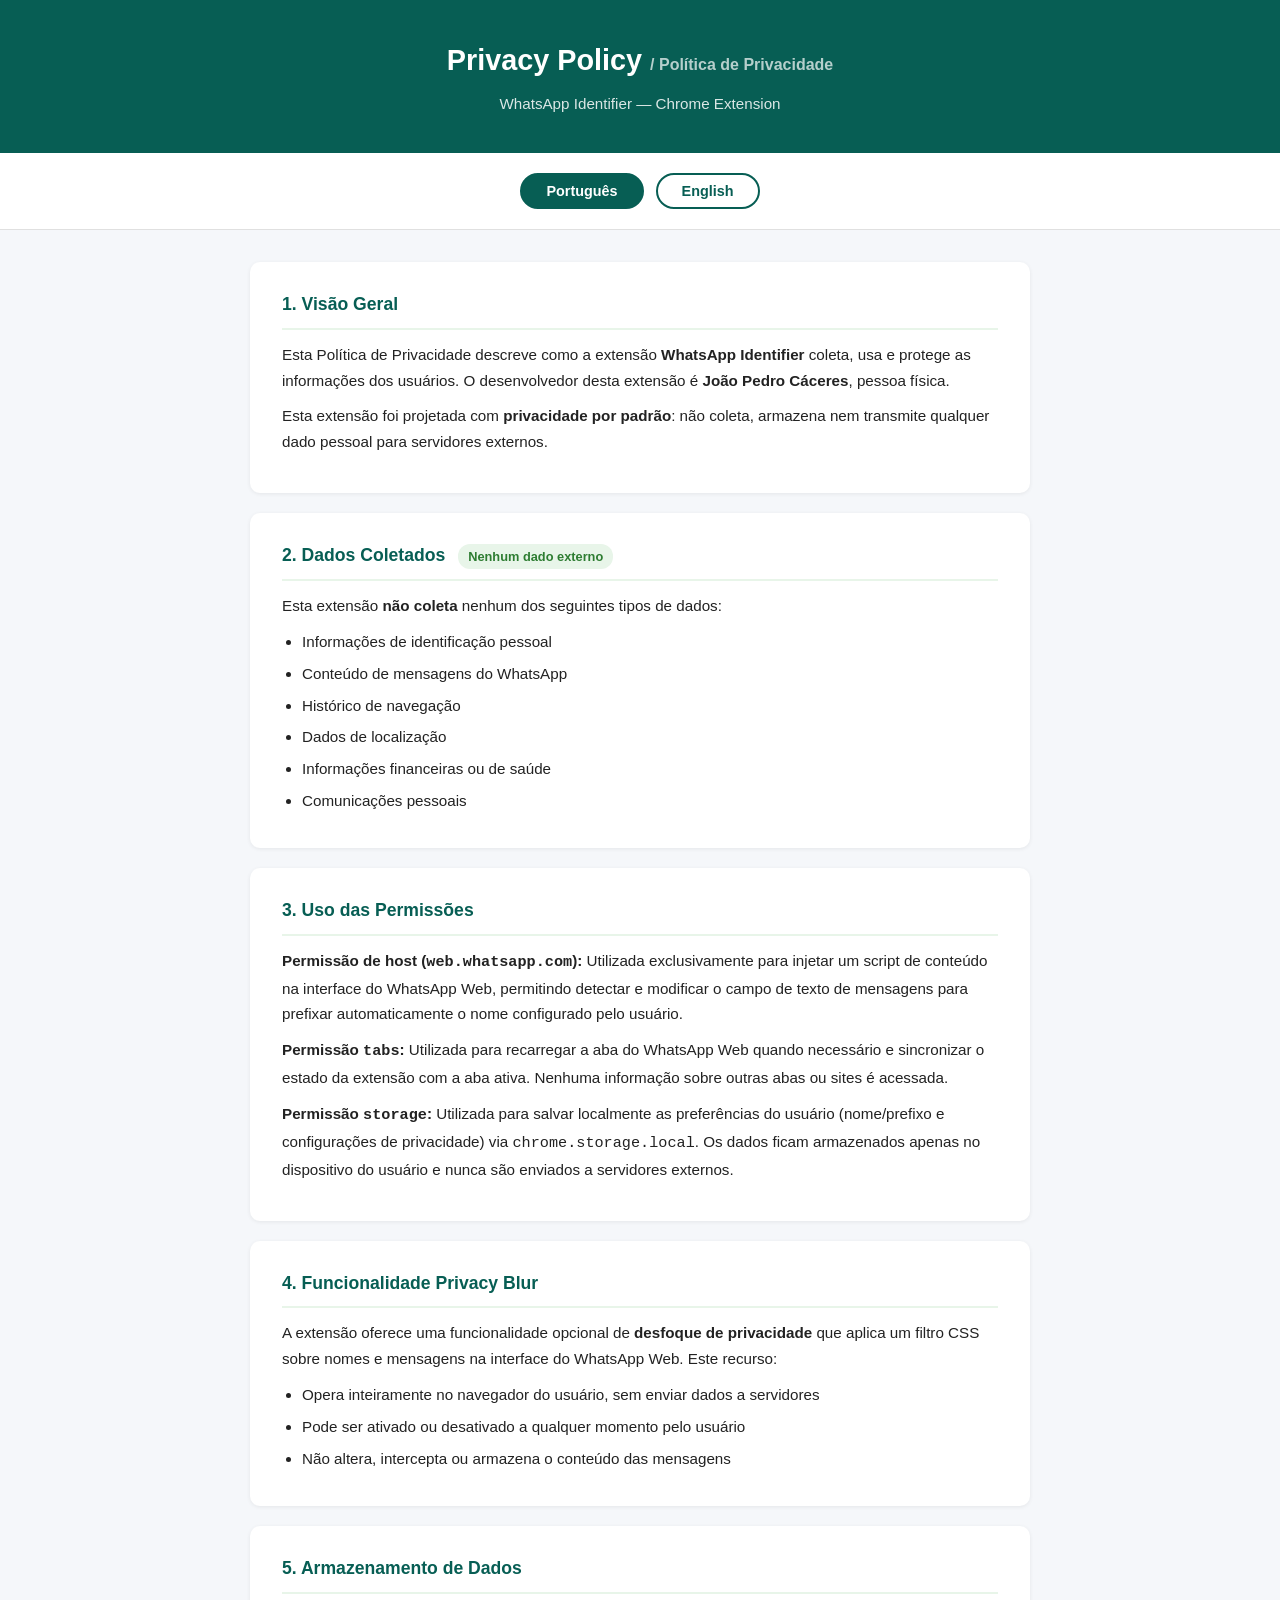
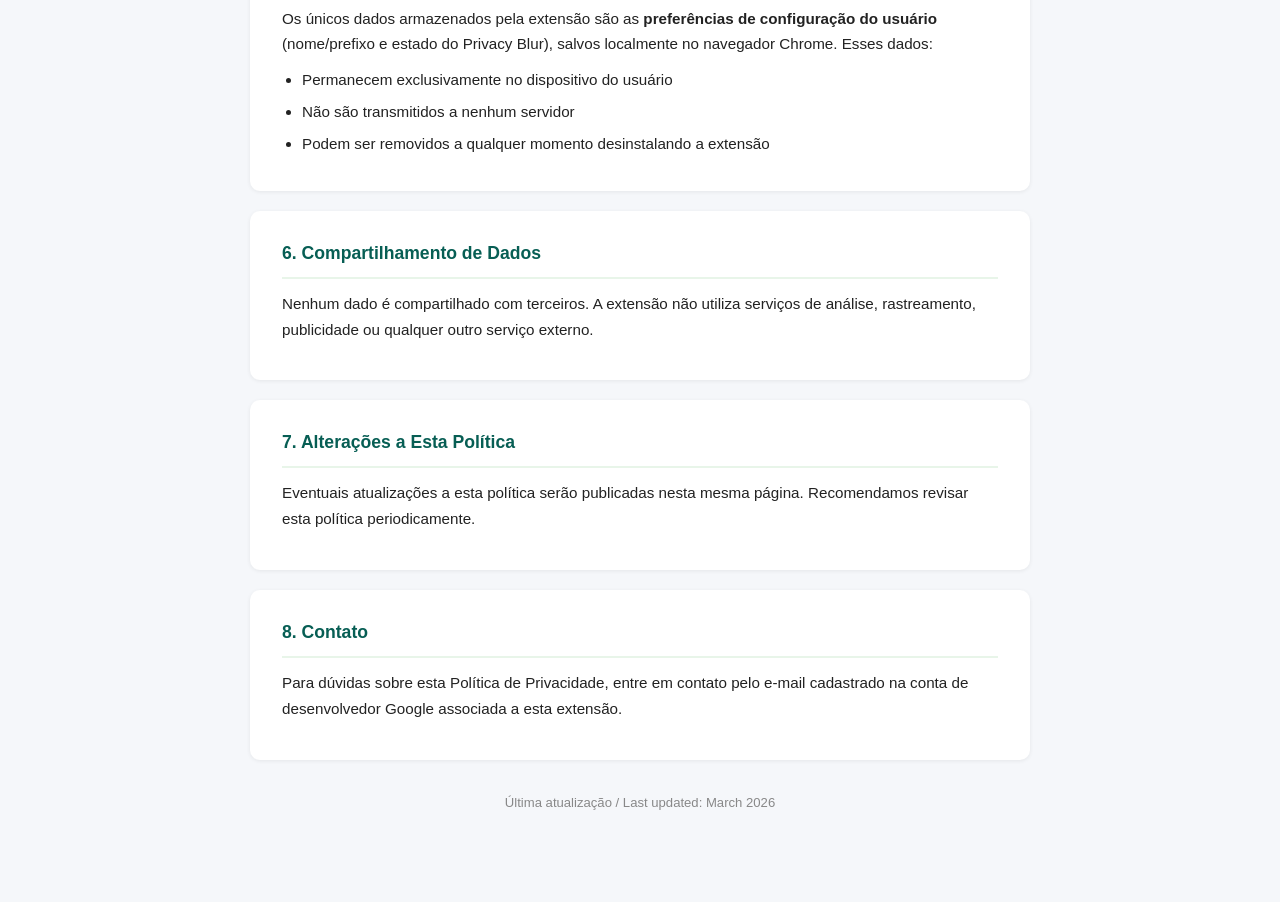
<file: index.html>
<!DOCTYPE html>
<html lang="pt-BR">
<head>
  <meta charset="UTF-8" />
  <meta name="viewport" content="width=device-width, initial-scale=1.0" />
  <meta name="description" content="Política de Privacidade / Privacy Policy — WhatsApp Identifier" />
  <title>Privacy Policy – WhatsApp Identifier</title>
  <style>
    * { box-sizing: border-box; margin: 0; padding: 0; }
    body {
      font-family: 'Segoe UI', Arial, sans-serif;
      background: #f5f7fa;
      color: #222;
      line-height: 1.7;
    }
    header {
      background: #075e54;
      color: white;
      padding: 36px 24px;
      text-align: center;
    }
    header h1 { font-size: 1.8rem; margin-bottom: 6px; }
    header p { font-size: 0.95rem; opacity: 0.85; }
    .lang-toggle {
      display: flex;
      justify-content: center;
      gap: 12px;
      padding: 20px;
      background: #fff;
      border-bottom: 1px solid #e0e0e0;
    }
    .lang-toggle button {
      padding: 8px 24px;
      border: 2px solid #075e54;
      border-radius: 20px;
      cursor: pointer;
      font-size: 0.9rem;
      font-weight: 600;
      background: white;
      color: #075e54;
      transition: all 0.2s;
    }
    .lang-toggle button.active {
      background: #075e54;
      color: white;
    }
    .container {
      max-width: 820px;
      margin: 32px auto;
      padding: 0 20px 60px;
    }
    .section {
      background: white;
      border-radius: 10px;
      padding: 28px 32px;
      margin-bottom: 20px;
      box-shadow: 0 1px 4px rgba(0, 0, 0, 0.07);
    }
    .section h2 {
      font-size: 1.1rem;
      color: #075e54;
      margin-bottom: 12px;
      padding-bottom: 8px;
      border-bottom: 2px solid #e8f5e9;
    }
    .section p { font-size: 0.95rem; margin-bottom: 10px; }
    .section ul { padding-left: 20px; margin-top: 6px; }
    .section ul li { font-size: 0.95rem; margin-bottom: 6px; }
    .badge {
      display: inline-block;
      background: #e8f5e9;
      color: #2e7d32;
      font-size: 0.8rem;
      font-weight: 700;
      padding: 2px 10px;
      border-radius: 12px;
      margin-left: 8px;
      vertical-align: middle;
    }
    .updated {
      text-align: center;
      font-size: 0.82rem;
      color: #888;
      margin-top: 32px;
    }
    [data-lang-section] { display: none; }
    [data-lang-section].visible { display: block; }
  </style>
</head>
<body>

<header>
  <h1>Privacy Policy <span style="opacity:0.7;font-size:1rem;">/ Política de Privacidade</span></h1>
  <p>WhatsApp Identifier — Chrome Extension</p>
</header>

<nav class="lang-toggle" aria-label="Seletor de idioma / Language selector">
  <button class="active" aria-current="true" onclick="setLang('pt')">Português</button>
  <button onclick="setLang('en')">English</button>
</nav>

<div class="container">

  <!-- ===== PORTUGUES ===== -->
  <div data-lang-section="pt" class="visible">

    <div class="section">
      <h2>1. Visão Geral</h2>
      <p>Esta Política de Privacidade descreve como a extensão <strong>WhatsApp Identifier</strong> coleta, usa e protege as informações dos usuários. O desenvolvedor desta extensão é <strong>João Pedro Cáceres</strong>, pessoa física.</p>
      <p>Esta extensão foi projetada com <strong>privacidade por padrão</strong>: não coleta, armazena nem transmite qualquer dado pessoal para servidores externos.</p>
    </div>

    <div class="section">
      <h2>2. Dados Coletados <span class="badge">Nenhum dado externo</span></h2>
      <p>Esta extensão <strong>não coleta</strong> nenhum dos seguintes tipos de dados:</p>
      <ul>
        <li>Informações de identificação pessoal</li>
        <li>Conteúdo de mensagens do WhatsApp</li>
        <li>Histórico de navegação</li>
        <li>Dados de localização</li>
        <li>Informações financeiras ou de saúde</li>
        <li>Comunicações pessoais</li>
      </ul>
    </div>

    <div class="section">
      <h2>3. Uso das Permissões</h2>
      <p><strong>Permissão de host (<code>web.whatsapp.com</code>):</strong> Utilizada exclusivamente para injetar um script de conteúdo na interface do WhatsApp Web, permitindo detectar e modificar o campo de texto de mensagens para prefixar automaticamente o nome configurado pelo usuário.</p>
      <p><strong>Permissão <code>tabs</code>:</strong> Utilizada para recarregar a aba do WhatsApp Web quando necessário e sincronizar o estado da extensão com a aba ativa. Nenhuma informação sobre outras abas ou sites é acessada.</p>
      <p><strong>Permissão <code>storage</code>:</strong> Utilizada para salvar localmente as preferências do usuário (nome/prefixo e configurações de privacidade) via <code>chrome.storage.local</code>. Os dados ficam armazenados apenas no dispositivo do usuário e nunca são enviados a servidores externos.</p>
    </div>

    <div class="section">
      <h2>4. Funcionalidade Privacy Blur</h2>
      <p>A extensão oferece uma funcionalidade opcional de <strong>desfoque de privacidade</strong> que aplica um filtro CSS sobre nomes e mensagens na interface do WhatsApp Web. Este recurso:</p>
      <ul>
        <li>Opera inteiramente no navegador do usuário, sem enviar dados a servidores</li>
        <li>Pode ser ativado ou desativado a qualquer momento pelo usuário</li>
        <li>Não altera, intercepta ou armazena o conteúdo das mensagens</li>
      </ul>
    </div>

    <div class="section">
      <h2>5. Armazenamento de Dados</h2>
      <p>Os únicos dados armazenados pela extensão são as <strong>preferências de configuração do usuário</strong> (nome/prefixo e estado do Privacy Blur), salvos localmente no navegador Chrome. Esses dados:</p>
      <ul>
        <li>Permanecem exclusivamente no dispositivo do usuário</li>
        <li>Não são transmitidos a nenhum servidor</li>
        <li>Podem ser removidos a qualquer momento desinstalando a extensão</li>
      </ul>
    </div>

    <div class="section">
      <h2>6. Compartilhamento de Dados</h2>
      <p>Nenhum dado é compartilhado com terceiros. A extensão não utiliza serviços de análise, rastreamento, publicidade ou qualquer outro serviço externo.</p>
    </div>

    <div class="section">
      <h2>7. Alterações a Esta Política</h2>
      <p>Eventuais atualizações a esta política serão publicadas nesta mesma página. Recomendamos revisar esta política periodicamente.</p>
    </div>

    <div class="section">
      <h2>8. Contato</h2>
      <p>Para dúvidas sobre esta Política de Privacidade, entre em contato pelo e-mail cadastrado na conta de desenvolvedor Google associada a esta extensão.</p>
    </div>

  </div>

  <!-- ===== ENGLISH ===== -->
  <div data-lang-section="en">

    <div class="section">
      <h2>1. Overview</h2>
      <p>This Privacy Policy describes how the <strong>WhatsApp Identifier</strong> Chrome extension handles user information. The developer of this extension is <strong>João Pedro Cáceres</strong>, an individual developer.</p>
      <p>This extension is built with <strong>privacy by default</strong>: it does not collect, store, or transmit any personal data to external servers.</p>
    </div>

    <div class="section">
      <h2>2. Data Collected <span class="badge">No external data</span></h2>
      <p>This extension does <strong>not collect</strong> any of the following:</p>
      <ul>
        <li>Personally identifiable information</li>
        <li>WhatsApp message content</li>
        <li>Browsing history</li>
        <li>Location data</li>
        <li>Financial or health information</li>
        <li>Personal communications</li>
      </ul>
    </div>

    <div class="section">
      <h2>3. Permission Usage</h2>
      <p><strong>Host permission (<code>web.whatsapp.com</code>):</strong> Used exclusively to inject a content script into the WhatsApp Web interface, enabling the extension to detect and modify the message input field in order to automatically prepend the user-configured name prefix.</p>
      <p><strong><code>tabs</code> permission:</strong> Used to reload the WhatsApp Web tab when necessary and synchronize the extension state with the active tab. No information from other tabs or websites is accessed.</p>
      <p><strong><code>storage</code> permission:</strong> Used to locally save the user's preferences (name/prefix and privacy settings) via <code>chrome.storage.local</code>. This data is stored only on the user's device and is never sent to any external server.</p>
    </div>

    <div class="section">
      <h2>4. Privacy Blur Feature</h2>
      <p>The extension offers an optional <strong>privacy blur</strong> feature that applies a CSS blur filter over names and messages in the WhatsApp Web interface. This feature:</p>
      <ul>
        <li>Operates entirely within the user's browser, without sending data to any server</li>
        <li>Can be enabled or disabled at any time by the user</li>
        <li>Does not alter, intercept, or store message content</li>
      </ul>
    </div>

    <div class="section">
      <h2>5. Data Storage</h2>
      <p>The only data stored by this extension is the <strong>user's configuration preferences</strong> (name/prefix and Privacy Blur state), saved locally in the Chrome browser. This data:</p>
      <ul>
        <li>Remains exclusively on the user's device</li>
        <li>Is never transmitted to any server</li>
        <li>Can be removed at any time by uninstalling the extension</li>
      </ul>
    </div>

    <div class="section">
      <h2>6. Data Sharing</h2>
      <p>No data is shared with third parties. The extension does not use analytics, tracking, advertising, or any other external service.</p>
    </div>

    <div class="section">
      <h2>7. Changes to This Policy</h2>
      <p>Any updates to this policy will be published on this same page. We recommend reviewing this policy periodically.</p>
    </div>

    <div class="section">
      <h2>8. Contact</h2>
      <p>For questions about this Privacy Policy, please contact us via the email address registered on the Google developer account associated with this extension.</p>
    </div>

  </div>

  <p class="updated">Última atualização / Last updated: March 2026</p>

</div>

<script>
  function setLang(lang) {
    document.querySelectorAll('[data-lang-section]').forEach(function(el) {
      el.classList.toggle('visible', el.getAttribute('data-lang-section') === lang);
    });
    document.querySelectorAll('.lang-toggle button').forEach(function(btn) {
      var isPt = lang === 'pt' && btn.textContent.includes('Portugu\u00eas');
      var isEn = lang === 'en' && btn.textContent.includes('English');
      var isActive = isPt || isEn;
      btn.classList.toggle('active', isActive);
      btn.setAttribute('aria-current', isActive ? 'true' : 'false');
    });
    document.documentElement.lang = lang === 'pt' ? 'pt-BR' : 'en';
  }
</script>

</body>
</html>
</file>
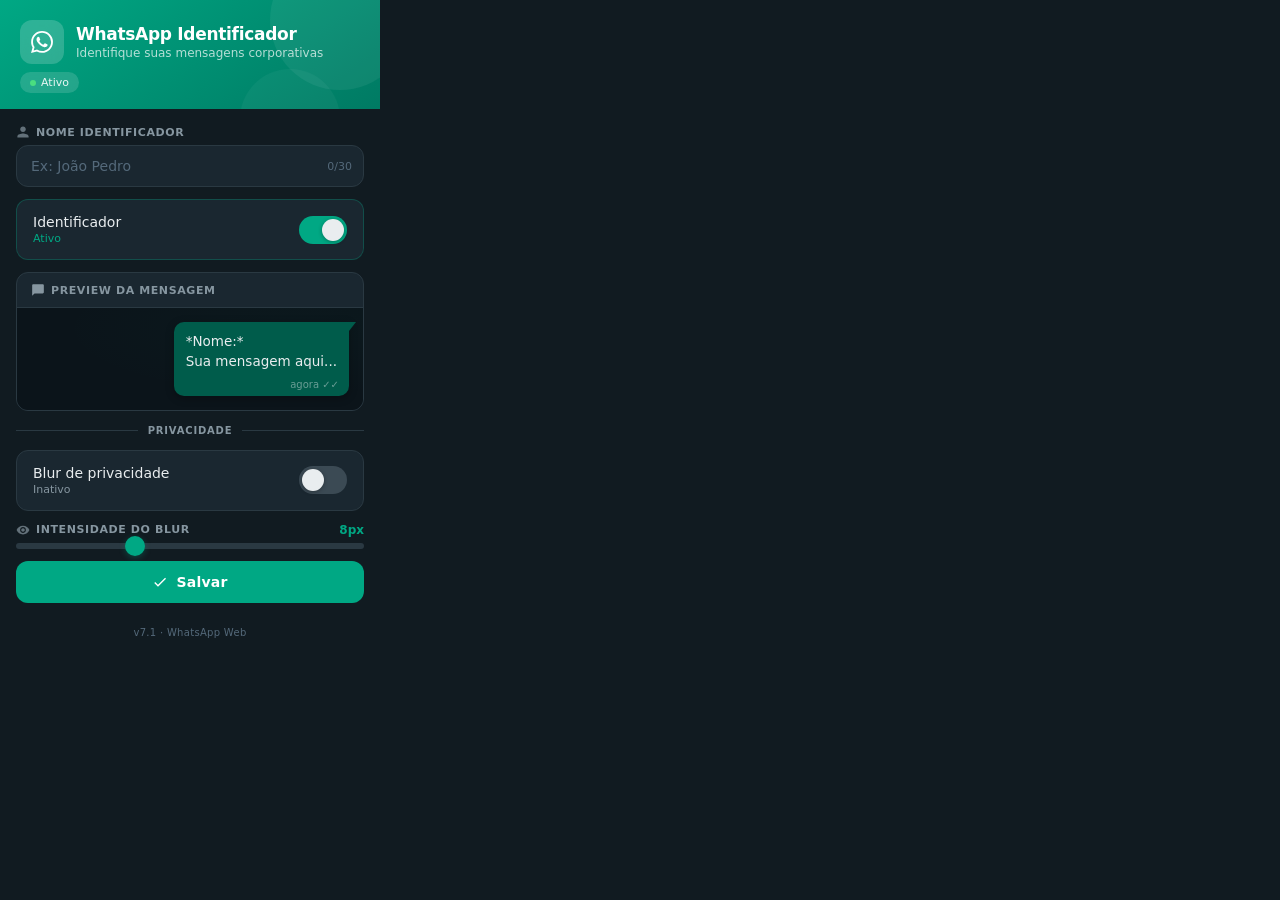
<file: extension/popup.html>
<!DOCTYPE html>
<html lang="pt-BR">
<head>
  <meta charset="UTF-8">
  <meta name="viewport" content="width=device-width, initial-scale=1.0">
  <title>WhatsApp Identificador</title>
  <link rel="stylesheet" href="popup.css">
</head>
<body>
  <div class="container">

    <!-- Header -->
    <div class="header">
      <div class="header-top">
        <div class="header-icon">
          <svg viewBox="0 0 24 24" fill="currentColor" xmlns="http://www.w3.org/2000/svg">
            <path d="M17.472 14.382c-.297-.149-1.758-.867-2.03-.967-.273-.099-.471-.148-.67.15-.197.297-.767.966-.94 1.164-.173.199-.347.223-.644.075-.297-.15-1.255-.463-2.39-1.475-.883-.788-1.48-1.761-1.653-2.059-.173-.297-.018-.458.13-.606.134-.133.298-.347.446-.52.149-.174.198-.298.298-.497.099-.198.05-.371-.025-.52-.075-.149-.669-1.612-.916-2.207-.242-.579-.487-.5-.669-.51-.173-.008-.371-.01-.57-.01-.198 0-.52.074-.792.372-.272.297-1.04 1.016-1.04 2.479 0 1.462 1.065 2.875 1.213 3.074.149.198 2.096 3.2 5.077 4.487.709.306 1.262.489 1.694.625.712.227 1.36.195 1.871.118.571-.085 1.758-.719 2.006-1.413.248-.694.248-1.289.173-1.413-.074-.124-.272-.198-.57-.347m-5.421 7.403h-.004a9.87 9.87 0 01-5.031-1.378l-.361-.214-3.741.982.998-3.648-.235-.374a9.86 9.86 0 01-1.51-5.26c.001-5.45 4.436-9.884 9.888-9.884 2.64 0 5.122 1.03 6.988 2.898a9.825 9.825 0 012.893 6.994c-.003 5.45-4.437 9.884-9.885 9.884m8.413-18.297A11.815 11.815 0 0012.05 0C5.495 0 .16 5.335.157 11.892c0 2.096.547 4.142 1.588 5.945L.057 24l6.305-1.654a11.882 11.882 0 005.683 1.448h.005c6.554 0 11.89-5.335 11.893-11.893a11.821 11.821 0 00-3.48-8.413z"/>
          </svg>
        </div>
        <div class="header-text">
          <h1>WhatsApp Identificador</h1>
          <p>Identifique suas mensagens corporativas</p>
        </div>
      </div>
      <div class="header-badge">
        <span class="dot" id="statusDot"></span>
        <span id="headerStatus">Ativo</span>
      </div>
    </div>

    <!-- Content -->
    <div class="content">

      <!-- Name input -->
      <div class="field-group">
        <label class="section-label" for="username">
          <svg viewBox="0 0 24 24" fill="currentColor">
            <path d="M12 12c2.7 0 4.8-2.1 4.8-4.8S14.7 2.4 12 2.4 7.2 4.5 7.2 7.2 9.3 12 12 12zm0 2.4c-3.2 0-9.6 1.6-9.6 4.8v2.4h19.2v-2.4c0-3.2-6.4-4.8-9.6-4.8z"/>
          </svg>
          Nome identificador
        </label>
        <div class="input-wrapper">
          <input
            type="text"
            id="username"
            placeholder="Ex: Jo&#227;o Pedro"
            maxlength="30"
            autocomplete="off"
          />
          <span class="char-count" id="charCount">0/30</span>
        </div>
      </div>

      <!-- Toggle -->
      <div class="toggle-card">
        <div class="toggle-info">
          <span class="toggle-title">Identificador</span>
          <span class="toggle-subtitle" id="toggleSubtitle">Ativo</span>
        </div>
        <label class="switch">
          <input type="checkbox" id="toggleActive" checked aria-label="Ativar identificador">
          <span class="slider"></span>
        </label>
      </div>

      <!-- Preview -->
      <div class="preview-section">
        <div class="preview-header">
          <svg class="preview-icon" viewBox="0 0 24 24" fill="currentColor">
            <path d="M20 2H4c-1.1 0-2 .9-2 2v18l4-4h14c1.1 0 2-.9 2-2V4c0-1.1-.9-2-2-2z"/>
          </svg>
          <span class="preview-label">Preview da mensagem</span>
        </div>
        <div class="chat-bubble-wrap" id="chatBubbleWrap">
          <div class="chat-bubble">
            <span id="previewText" class="preview-text">*Nome:* &#10;Sua mensagem aqui...</span>
            <span class="bubble-tail"></span>
            <span class="bubble-time">agora &#10003;&#10003;</span>
          </div>
        </div>
      </div>

      <!-- Privacy Blur Section -->
      <div class="section-divider">
        <span class="divider-text">Privacidade</span>
      </div>

      <!-- Privacy Toggle -->
      <div class="toggle-card">
        <div class="toggle-info">
          <span class="toggle-title">Blur de privacidade</span>
          <span class="toggle-subtitle inactive" id="privacySubtitle">Inativo</span>
        </div>
        <label class="switch">
          <input type="checkbox" id="togglePrivacy" aria-label="Ativar blur de privacidade">
          <span class="slider"></span>
        </label>
      </div>

      <!-- Blur Intensity -->
      <div class="field-group" id="blurSettings">
        <div class="blur-label">
          <svg viewBox="0 0 24 24" fill="currentColor">
            <path d="M12 4.5C7 4.5 2.73 7.61 1 12c1.73 4.39 6 7.5 11 7.5s9.27-3.11 11-7.5c-1.73-4.39-6-7.5-11-7.5zM12 17c-2.76 0-5-2.24-5-5s2.24-5 5-5 5 2.24 5 5-2.24 5-5 5zm0-8c-1.66 0-3 1.34-3 3s1.34 3 3 3 3-1.34 3-3-1.34-3-3-3z"/>
          </svg>
          Intensidade do blur
          <span id="blurValue">8px</span>
        </div>
        <input type="range" id="blurIntensity" min="2" max="20" value="8" class="range-slider" aria-label="Intensidade do blur">
      </div>

      <!-- Save -->
      <button id="saveBtn" type="button" class="save-btn">
        <svg class="btn-icon" viewBox="0 0 24 24" fill="currentColor">
          <path d="M9 16.17L4.83 12l-1.42 1.41L9 19 21 7l-1.41-1.41z"/>
        </svg>
        Salvar
      </button>

      <div id="status" class="status hidden"></div>
    </div>

    <div class="footer">v7.1 · WhatsApp Web</div>
  </div>

  <script src="popup.js"></script>
</body>
</html>
</file>
<file: extension/popup.css>
/* ── Reset ── */
* {
  margin: 0;
  padding: 0;
  box-sizing: border-box;
}

:root {
  /* Surface */
  --bg-primary: #111B21;
  --bg-secondary: #1A2730;
  --bg-tertiary: #0B141A;
  --bg-elevated: #233040;

  /* Brand */
  --green-primary: #00A884;
  --green-hover: #00C49A;
  --green-subtle: rgba(0, 168, 132, 0.12);
  --green-bubble: #005C4B;

  /* Text */
  --text-primary: #E9EDEF;
  --text-secondary: #8696A0;
  --text-muted: #54697A;

  /* Border */
  --border: #2A3942;
  --border-focus: #00A884;

  /* Feedback */
  --error-bg: #3A1A1A;
  --error-fg: #FF6B6B;
  --error-border: rgba(255, 107, 107, 0.2);
  --success-bg: rgba(0, 168, 132, 0.1);
  --success-border: rgba(0, 168, 132, 0.2);

  /* Spacing */
  --space-xs: 4px;
  --space-sm: 8px;
  --space-md: 12px;
  --space-lg: 16px;
  --space-xl: 20px;
  --space-2xl: 24px;

  /* Radius */
  --radius-sm: 8px;
  --radius-md: 12px;
  --radius-lg: 16px;
  --radius-full: 9999px;

  /* Typography */
  --font: 'Segoe UI', system-ui, -apple-system, sans-serif;
}

body {
  width: 380px;
  font-family: var(--font);
  background: var(--bg-primary);
  color: var(--text-primary);
  -webkit-font-smoothing: antialiased;
}

/* ── Header ── */
.header {
  position: relative;
  padding: var(--space-xl) var(--space-xl) var(--space-lg);
  background: linear-gradient(145deg, #00A884 0%, #007A63 100%);
  overflow: hidden;
}

.header::before {
  content: '';
  position: absolute;
  top: -50px;
  right: -30px;
  width: 140px;
  height: 140px;
  background: rgba(255, 255, 255, 0.06);
  border-radius: 50%;
  pointer-events: none;
}

.header::after {
  content: '';
  position: absolute;
  bottom: -60px;
  right: 40px;
  width: 100px;
  height: 100px;
  background: rgba(255, 255, 255, 0.04);
  border-radius: 50%;
  pointer-events: none;
}

.header-top {
  display: flex;
  align-items: center;
  gap: var(--space-md);
}

.header-icon {
  width: 44px;
  height: 44px;
  background: rgba(255, 255, 255, 0.18);
  border-radius: var(--radius-md);
  display: flex;
  align-items: center;
  justify-content: center;
  flex-shrink: 0;
  backdrop-filter: blur(8px);
  -webkit-backdrop-filter: blur(8px);
}

.header-icon svg {
  width: 22px;
  height: 22px;
  color: #fff;
}

.header-text {
  flex: 1;
}

.header-text h1 {
  font-size: 17px;
  font-weight: 700;
  color: #fff;
  letter-spacing: -0.3px;
  line-height: 1.2;
}

.header-text p {
  font-size: 12px;
  color: rgba(255, 255, 255, 0.7);
  margin-top: 2px;
  font-weight: 400;
}

.header-badge {
  display: inline-flex;
  align-items: center;
  gap: 5px;
  margin-top: var(--space-sm);
  padding: 4px 10px;
  background: rgba(255, 255, 255, 0.14);
  border-radius: var(--radius-full);
  font-size: 11px;
  color: rgba(255, 255, 255, 0.9);
  font-weight: 500;
  backdrop-filter: blur(4px);
  -webkit-backdrop-filter: blur(4px);
}

.header-badge .dot {
  width: 6px;
  height: 6px;
  background: #4ADE80;
  border-radius: 50%;
  display: inline-block;
}

/* ── Content ── */
.content {
  padding: var(--space-lg);
  display: flex;
  flex-direction: column;
  gap: var(--space-md);
}

/* ── Section label ── */
.section-label {
  display: flex;
  align-items: center;
  gap: 6px;
  font-size: 11px;
  font-weight: 600;
  color: var(--text-secondary);
  text-transform: uppercase;
  letter-spacing: 0.6px;
}

.section-label svg {
  width: 14px;
  height: 14px;
  opacity: 0.7;
}

/* ── Field group ── */
.field-group {
  display: flex;
  flex-direction: column;
  gap: 6px;
}

.input-wrapper {
  position: relative;
}

.field-group input[type="text"] {
  width: 100%;
  padding: 12px 50px 12px 14px;
  background: var(--bg-secondary);
  border: 1.5px solid var(--border);
  border-radius: var(--radius-md);
  color: var(--text-primary);
  font-size: 14px;
  font-family: inherit;
  outline: none;
  transition: border-color 0.2s ease, box-shadow 0.2s ease;
}

.field-group input[type="text"]:focus {
  border-color: var(--border-focus);
  box-shadow: 0 0 0 3px var(--green-subtle);
}

.field-group input[type="text"]::placeholder {
  color: var(--text-muted);
}

.char-count {
  position: absolute;
  right: 12px;
  top: 50%;
  transform: translateY(-50%);
  font-size: 11px;
  color: var(--text-muted);
  pointer-events: none;
  font-weight: 500;
  font-variant-numeric: tabular-nums;
  transition: color 0.2s;
}

.char-count.warn {
  color: #F59E0B;
}

/* ── Card (toggle, preview container) ── */
.card {
  background: var(--bg-secondary);
  border: 1.5px solid var(--border);
  border-radius: var(--radius-md);
  overflow: hidden;
}

/* ── Toggle card ── */
.toggle-card {
  display: flex;
  align-items: center;
  justify-content: space-between;
  padding: 14px 16px;
  background: var(--bg-secondary);
  border-radius: var(--radius-md);
  border: 1.5px solid var(--border);
  transition: border-color 0.2s;
}

.toggle-card:has(input:checked) {
  border-color: rgba(0, 168, 132, 0.3);
}

.toggle-info {
  display: flex;
  flex-direction: column;
  gap: 2px;
}

.toggle-title {
  font-size: 14px;
  font-weight: 500;
  color: var(--text-primary);
}

.toggle-subtitle {
  font-size: 11px;
  font-weight: 500;
  color: var(--green-primary);
  transition: color 0.2s;
}

.toggle-subtitle.inactive {
  color: var(--text-secondary);
}

/* ── Switch ── */
.switch {
  position: relative;
  display: inline-block;
  width: 48px;
  height: 28px;
  flex-shrink: 0;
}

.switch input {
  opacity: 0;
  width: 0;
  height: 0;
}

.slider {
  position: absolute;
  cursor: pointer;
  top: 0;
  left: 0;
  right: 0;
  bottom: 0;
  background-color: #3B4A54;
  transition: background-color 0.25s ease;
  border-radius: var(--radius-full);
}

.slider::before {
  position: absolute;
  content: '';
  height: 22px;
  width: 22px;
  left: 3px;
  bottom: 3px;
  background-color: var(--text-primary);
  transition: transform 0.25s ease;
  border-radius: 50%;
  box-shadow: 0 1px 4px rgba(0, 0, 0, 0.3);
}

input:checked + .slider {
  background-color: var(--green-primary);
}

input:checked + .slider::before {
  transform: translateX(20px);
}

input:focus-visible + .slider {
  outline: 2px solid var(--green-primary);
  outline-offset: 2px;
}

/* ── Preview ── */
.preview-section {
  background: var(--bg-secondary);
  border-radius: var(--radius-md);
  overflow: hidden;
  border: 1.5px solid var(--border);
}

.preview-header {
  display: flex;
  align-items: center;
  gap: 6px;
  padding: 10px 14px;
  border-bottom: 1px solid var(--border);
}

.preview-icon {
  width: 14px;
  height: 14px;
  color: var(--text-secondary);
}

.preview-label {
  font-size: 11px;
  font-weight: 600;
  color: var(--text-secondary);
  text-transform: uppercase;
  letter-spacing: 0.6px;
}

.chat-bubble-wrap {
  padding: 14px;
  background:
    radial-gradient(ellipse at 80% 20%, rgba(0, 168, 132, 0.03), transparent 60%),
    var(--bg-tertiary);
  display: flex;
  justify-content: flex-end;
  min-height: 72px;
  transition: opacity 0.25s ease;
}

.chat-bubble-wrap.inactive {
  opacity: 0.4;
}

.chat-bubble {
  position: relative;
  background: var(--green-bubble);
  border-radius: 10px 0 10px 10px;
  padding: 9px 12px 24px;
  max-width: 85%;
  min-width: 140px;
  box-shadow: 0 2px 8px rgba(0, 0, 0, 0.3);
}

.bubble-tail {
  position: absolute;
  top: 0;
  right: -7px;
  width: 0;
  height: 0;
  border-left: 7px solid var(--green-bubble);
  border-bottom: 9px solid transparent;
}

.preview-text {
  display: block;
  font-size: 13.5px;
  line-height: 1.5;
  color: var(--text-primary);
  white-space: pre-line;
  word-break: break-word;
}

.bubble-time {
  position: absolute;
  bottom: 6px;
  right: 10px;
  font-size: 10px;
  color: rgba(233, 237, 239, 0.45);
  font-variant-numeric: tabular-nums;
}

/* ── Section divider ── */
.section-divider {
  display: flex;
  align-items: center;
  gap: 10px;
  padding: 2px 0;
}

.section-divider::before,
.section-divider::after {
  content: '';
  flex: 1;
  height: 1px;
  background: var(--border);
}

.divider-text {
  font-size: 10px;
  font-weight: 600;
  color: var(--text-secondary);
  text-transform: uppercase;
  letter-spacing: 0.8px;
}

/* ── Blur settings ── */
.blur-field {
  display: flex;
  flex-direction: column;
  gap: 8px;
}

.blur-label {
  display: flex;
  align-items: center;
  gap: 6px;
  font-size: 11px;
  font-weight: 600;
  color: var(--text-secondary);
  text-transform: uppercase;
  letter-spacing: 0.6px;
}

.blur-label svg {
  width: 14px;
  height: 14px;
  opacity: 0.7;
}

.blur-label span {
  margin-left: auto;
  font-size: 12px;
  font-weight: 600;
  color: var(--green-primary);
  text-transform: none;
  letter-spacing: 0;
  font-variant-numeric: tabular-nums;
}

/* ── Range slider ── */
.range-slider {
  width: 100%;
  height: 6px;
  -webkit-appearance: none;
  appearance: none;
  background: var(--border);
  border-radius: 3px;
  outline: none;
  cursor: pointer;
}

.range-slider::-webkit-slider-thumb {
  -webkit-appearance: none;
  appearance: none;
  width: 20px;
  height: 20px;
  border-radius: 50%;
  background: var(--green-primary);
  cursor: pointer;
  box-shadow: 0 2px 6px rgba(0, 168, 132, 0.3);
  transition: transform 0.15s ease, box-shadow 0.15s ease;
}

.range-slider::-webkit-slider-thumb:hover {
  transform: scale(1.1);
  box-shadow: 0 2px 10px rgba(0, 168, 132, 0.5);
}

.range-slider::-webkit-slider-thumb:active {
  transform: scale(0.95);
}

.range-slider::-moz-range-thumb {
  width: 20px;
  height: 20px;
  border-radius: 50%;
  background: var(--green-primary);
  cursor: pointer;
  border: none;
  box-shadow: 0 2px 6px rgba(0, 168, 132, 0.3);
}

.range-slider:focus-visible::-webkit-slider-thumb {
  outline: 2px solid var(--green-primary);
  outline-offset: 2px;
}

/* ── Save button ── */
.save-btn {
  width: 100%;
  padding: 13px 16px;
  background: var(--green-primary);
  color: #fff;
  border: none;
  border-radius: var(--radius-md);
  font-size: 14px;
  font-weight: 600;
  font-family: inherit;
  cursor: pointer;
  transition: background-color 0.2s ease, transform 0.15s ease, box-shadow 0.2s ease;
  display: flex;
  align-items: center;
  justify-content: center;
  gap: 8px;
  letter-spacing: 0.2px;
  position: relative;
  overflow: hidden;
}

.save-btn:hover {
  background: var(--green-hover);
  box-shadow: 0 4px 16px rgba(0, 168, 132, 0.25);
}

.save-btn:active {
  transform: scale(0.98);
}

.save-btn:focus-visible {
  outline: 2px solid var(--green-primary);
  outline-offset: 2px;
}

.btn-icon {
  width: 16px;
  height: 16px;
}

/* ── Status ── */
.status {
  padding: 10px 14px;
  border-radius: var(--radius-sm);
  font-size: 12px;
  font-weight: 500;
  text-align: center;
  background: var(--success-bg);
  color: var(--green-primary);
  border: 1px solid var(--success-border);
  animation: statusIn 0.2s ease;
}

.status.error {
  background: var(--error-bg);
  color: var(--error-fg);
  border-color: var(--error-border);
}

.hidden {
  display: none;
}

@keyframes statusIn {
  from {
    opacity: 0;
    transform: translateY(-4px);
  }
  to {
    opacity: 1;
    transform: translateY(0);
  }
}

/* ── Footer ── */
.footer {
  text-align: center;
  padding: 8px var(--space-lg) 14px;
  font-size: 10px;
  color: var(--text-muted);
  letter-spacing: 0.3px;
}

/* ── Transitions ── */
@media (prefers-reduced-motion: reduce) {
  *,
  *::before,
  *::after {
    animation-duration: 0.01ms !important;
    transition-duration: 0.01ms !important;
  }
}
</file>
